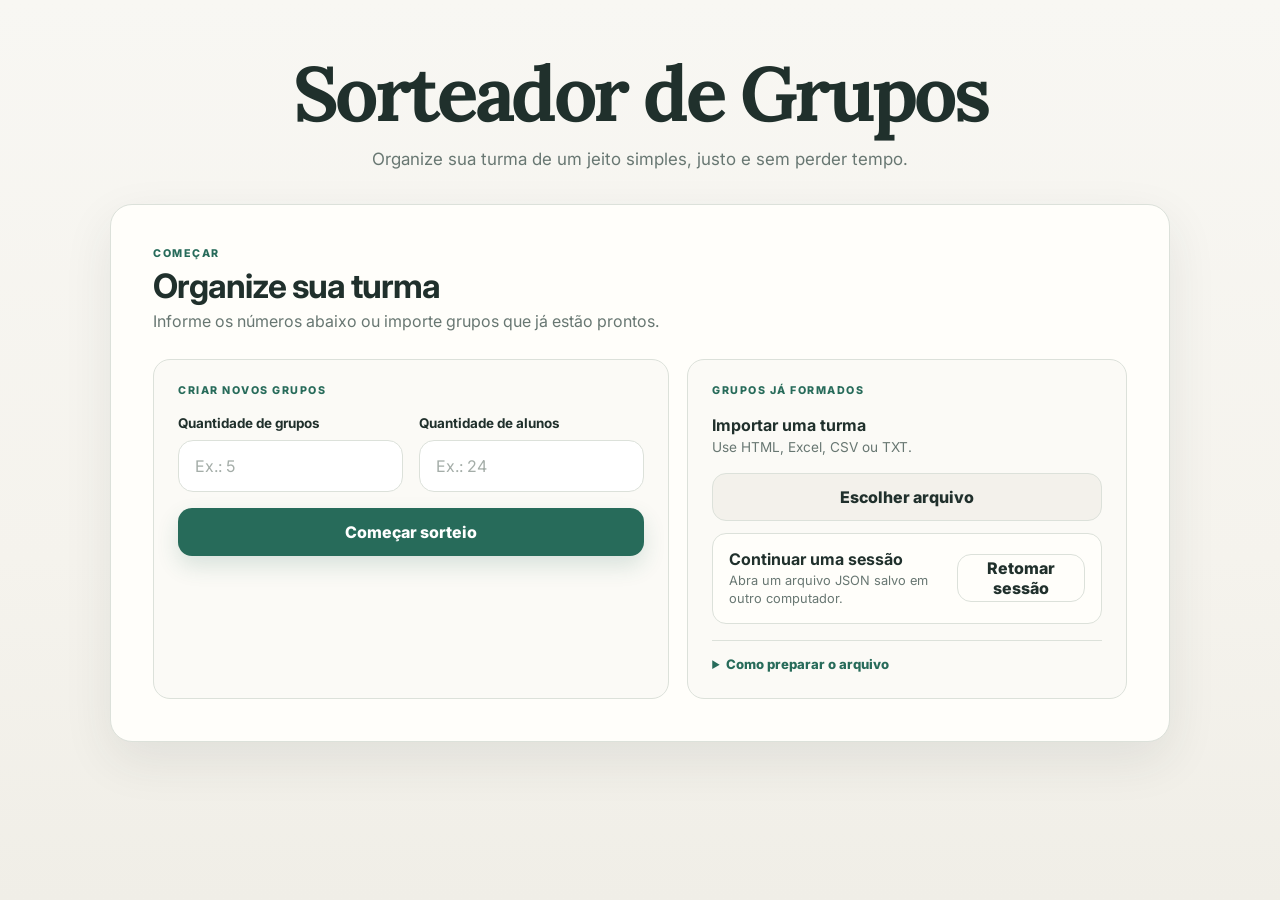
<file: index.html>
<!DOCTYPE html>
<html lang="pt-BR">
<head>
  <meta charset="UTF-8">
  <meta name="viewport" content="width=device-width, initial-scale=1.0">
  <meta name="theme-color" content="#f5f3ed">
  <title>Sorteador de Grupos</title>
  <link rel="stylesheet" href="style.css">
</head>
<body>
  <main class="app-shell">
    <header class="hero home-hero">
      <h1>Sorteador de Grupos</h1>
      <p>Organize sua turma de um jeito simples, justo e sem perder tempo.</p>
    </header>

    <section id="setupScreen" class="panel setup-panel">
      <div class="section-heading setup-heading">
        <div>
          <span class="section-kicker">COMEÇAR</span>
          <h2>Organize sua turma</h2>
          <p>Informe os números abaixo ou importe grupos que já estão prontos.</p>
        </div>
      </div>

      <div class="setup-layout">
        <div class="setup-option setup-create-option">
          <span class="option-label">CRIAR NOVOS GRUPOS</span>
          <form id="setupForm" class="setup-form">
            <label class="field">
              <span>Quantidade de grupos</span>
              <input id="groupCount" type="number" min="1" step="1" placeholder="Ex.: 5" required>
            </label>

            <label class="field">
              <span>Quantidade de alunos</span>
              <input id="studentCount" type="number" min="1" step="1" placeholder="Ex.: 24" required>
            </label>

            <button class="primary-btn" type="submit">Começar sorteio</button>
          </form>
        </div>

        <div class="setup-option setup-import-option">
          <span class="option-label">GRUPOS JÁ FORMADOS</span>
          <div class="import-groups-box">
            <div>
              <strong>Importar uma turma</strong>
              <p>Use HTML, Excel, CSV ou TXT.</p>
            </div>
            <button id="importGroupsButton" class="secondary-btn" type="button">Escolher arquivo</button>
            <input id="groupsHtmlFile" class="visually-hidden" type="file" accept=".html,.htm,.xlsx,.xls,.csv,.txt,text/html,text/csv,text/plain,application/vnd.ms-excel,application/vnd.openxmlformats-officedocument.spreadsheetml.sheet">
          </div>
          <div class="portable-session-box">
            <div>
              <strong>Continuar uma sessão</strong>
              <p>Abra um arquivo JSON salvo em outro computador.</p>
            </div>
            <button id="resumeSessionButton" class="ghost-btn" type="button">Retomar sessão</button>
            <input id="sessionFileInput" class="visually-hidden" type="file" accept=".json,application/json">
          </div>
          <details id="importFormatHelp" class="import-format-help">
            <summary>Como preparar o arquivo</summary>
            <div class="import-help-content">
              <p>A primeira linha deve possuir as colunas <code>Grupo</code> e <code>Aluno</code>, com uma pessoa em cada linha.</p>
              <div class="import-example" aria-label="Exemplo de arquivo para importação">
                <span>Grupo</span><span>Aluno</span>
                <span>1</span><span>Ana Souza</span>
                <span>1</span><span>Bruno Lima</span>
                <span>2</span><span>Carla Dias</span>
              </div>
              <p>No TXT, você também pode usar blocos com os títulos <code>GRUPO 1</code>, <code>GRUPO 2</code> e os nomes abaixo.</p>
            </div>
          </details>
        </div>
      </div>

      <p id="setupError" class="message error-message" role="alert"></p>
      <p id="importError" class="message error-message" role="alert"></p>
    </section>

    <section id="drawScreen" class="draw-screen hidden">
      <div class="status-bar panel">
        <div>
          <span class="status-label">PROGRESSO</span>
          <strong id="progressText">0 de 0 alunos</strong>
        </div>
        <div class="progress-track" aria-hidden="true">
          <div id="progressFill" class="progress-fill"></div>
        </div>
        <div class="status-actions">
          <button id="editGroupsButton" class="ghost-btn" type="button">Editar grupos</button>
          <button id="importGroupsCurrentButton" class="ghost-btn" type="button">Importar grupos</button>
          <button id="resetButton" class="ghost-btn" type="button">Reiniciar</button>
        </div>
      </div>

      <section class="panel draw-panel">
        <div class="section-heading">
          <span class="step-badge">2</span>
          <div>
            <h2>Sortear aluno</h2>
            <p>Digite o nome completo.</p>
          </div>
        </div>

        <form id="studentForm" class="student-form">
          <label class="field grow">
            <span>Nome completo do aluno</span>
            <input id="studentName" type="text" autocomplete="off" maxlength="100" placeholder="Digite o nome completo" required>
          </label>
          <button id="drawButton" class="primary-btn draw-btn" type="submit">Sortear grupo</button>
        </form>

        <p id="studentError" class="message error-message" role="alert"></p>

        <div id="animationStage" class="animation-stage" aria-live="polite">
          <span class="animation-label">PRÓXIMO SORTEIO</span>
          <strong id="animatedName">Aguardando aluno...</strong>
          <span id="animatedGroup" class="animated-group">—</span>
        </div>
      </section>

      <section class="groups-section">
        <div class="groups-heading">
          <div>
            <span class="status-label">GRUPOS</span>
            <h2>Formação em tempo real</h2>
          </div>
          <span id="remainingText" class="remaining-pill"></span>
        </div>
        <div id="groupsGrid" class="groups-grid"></div>
      </section>

      <section id="completionPanel" class="completion-panel panel hidden">
        <div class="completion-icon">✓</div>
        <span class="eyebrow">SORTEIO CONCLUÍDO</span>
        <h2>Todos os grupos estão formados!</h2>
        <p>Agora sorteie a ordem, cronometre e registre as notas.</p>
        <div class="completion-actions">
          <button id="exportGroupsButton" class="secondary-btn" type="button">Exportar grupos (XLSX)</button>
          <a class="primary-btn link-btn" href="apresentacoes.html">Iniciar apresentações</a>
        </div>
      </section>
    </section>
  </main>

  <div id="groupEditorModal" class="editor-overlay hidden" aria-hidden="true">
    <section class="group-editor" role="dialog" aria-modal="true" aria-labelledby="groupEditorTitle">
      <div class="group-editor-header">
        <div>
          <span class="eyebrow">AJUSTAR FORMAÇÃO</span>
          <h2 id="groupEditorTitle">Editar grupos e alunos</h2>
          <p>Corrija nomes, mova estudantes ou altere a quantidade de grupos.</p>
        </div>
        <button id="closeGroupEditorButton" class="icon-btn" type="button" aria-label="Fechar editor">×</button>
      </div>
      <div id="groupEditorList" class="group-editor-list"></div>
      <p id="groupEditorError" class="message error-message" role="alert"></p>
      <div class="group-editor-footer">
        <button id="addGroupButton" class="ghost-btn" type="button">Adicionar grupo</button>
        <div>
          <button id="cancelGroupEditorButton" class="secondary-btn" type="button">Cancelar</button>
          <button id="saveGroupEditorButton" class="primary-btn" type="button">Salvar alterações</button>
        </div>
      </div>
    </section>
  </div>

  <script src="group-logic.js"></script>
  <script src="presentation-logic.js"></script>
  <script src="session-file.js"></script>
  <script src="vendor/xlsx-js-style.min.js"></script>
  <script src="spreadsheet-style.js"></script>
  <script src="ui-dialog.js"></script>
  <script src="group-import-logic.js"></script>
  <script src="group-export.js"></script>
  <script src="script.js"></script>
</body>
</html>
</file>
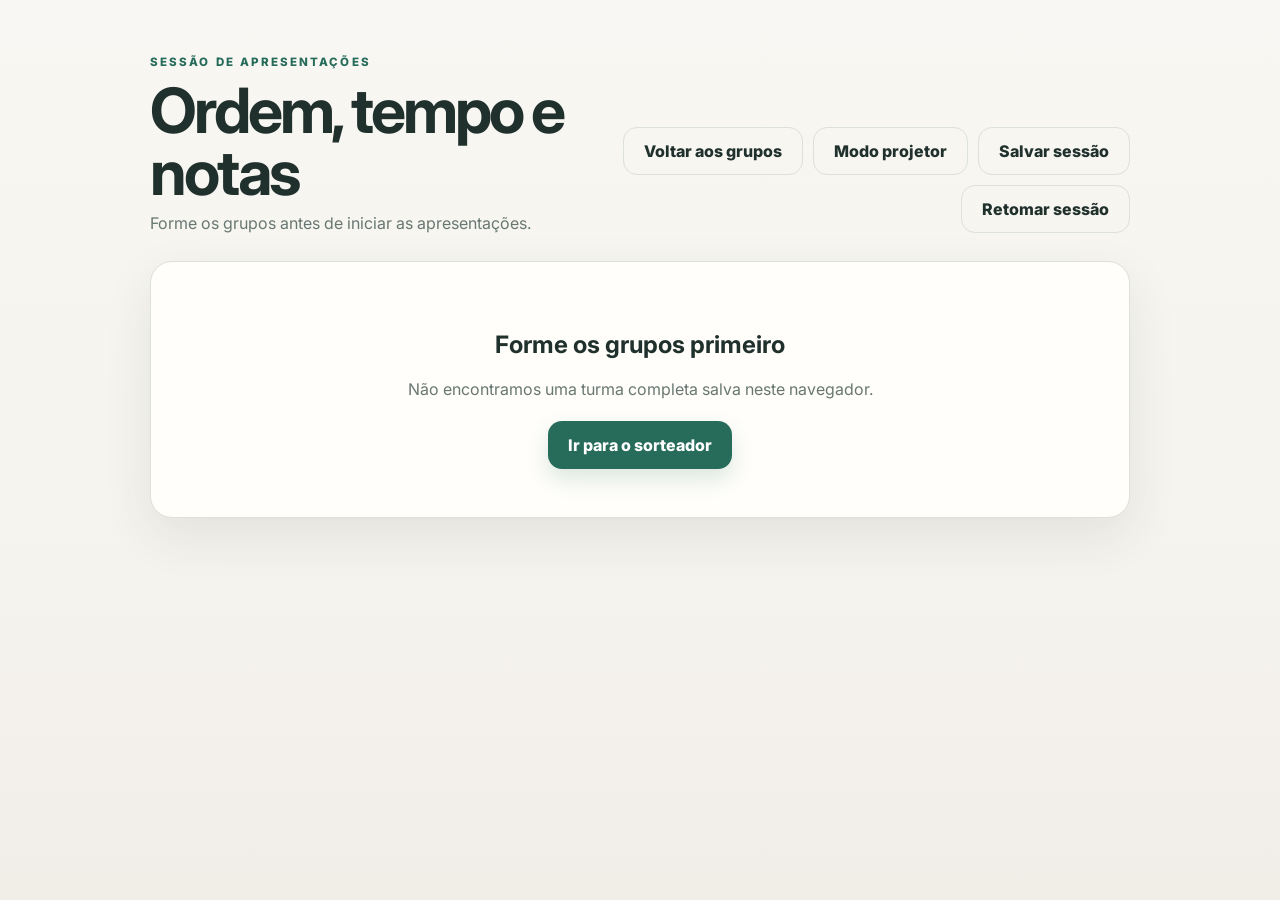
<file: apresentacoes.html>
<!DOCTYPE html>
<html lang="pt-BR">
<head>
  <meta charset="UTF-8">
  <meta name="viewport" content="width=device-width, initial-scale=1.0">
  <meta name="theme-color" content="#f5f3ed">
  <title>Apresentações dos Grupos</title>
  <link rel="stylesheet" href="style.css">
</head>
<body class="presentation-page">
  <div class="background-orb orb-one"></div>
  <div class="background-orb orb-two"></div>

  <main class="presentation-shell">
    <header class="presentation-header">
      <div>
        <span class="eyebrow">SESSÃO DE APRESENTAÇÕES</span>
        <h1>Ordem, tempo e notas</h1>
        <p id="sessionSubtitle">Configure o tempo para começar.</p>
      </div>
      <div class="presentation-actions">
        <a href="index.html" class="ghost-btn link-btn">Voltar aos grupos</a>
        <a id="projectorModeLink" href="projetor.html" target="_blank" rel="noopener" class="ghost-btn link-btn">Modo projetor</a>
        <button id="saveSessionButton" class="ghost-btn" type="button">Salvar sessão</button>
        <button id="resumeSessionButton" class="ghost-btn" type="button">Retomar sessão</button>
        <input id="sessionFileInput" class="visually-hidden" type="file" accept=".json,application/json">
        <button id="resetPresentationButton" class="ghost-btn hidden" type="button">Reiniciar apresentações</button>
      </div>
    </header>

    <section id="progressPanel" class="panel presentation-progress hidden" aria-label="Progresso das apresentações">
      <div>
        <span class="status-label">PROGRESSO</span>
        <strong id="presentationProgressText">0 de 0 grupos</strong>
      </div>
      <div class="progress-track" aria-hidden="true">
        <div id="presentationProgressFill" class="progress-fill"></div>
      </div>
    </section>

    <section id="missingPanel" class="panel empty-state hidden">
      <h2>Forme os grupos primeiro</h2>
      <p>Não encontramos uma turma completa salva neste navegador.</p>
      <a href="index.html" class="primary-btn link-btn">Ir para o sorteador</a>
    </section>

    <section id="configPanel" class="panel presentation-card hidden">
      <div class="section-heading">
        <span class="step-badge">1</span>
        <div>
          <h2>Tempo e avaliação</h2>
          <p>Defina a duração de cada grupo e a nota máxima da atividade.</p>
        </div>
      </div>
      <form id="durationForm" class="duration-form">
        <label class="field">
          <span>Minutos</span>
          <input id="durationMinutes" type="number" min="0" step="1" value="10" required>
        </label>
        <span class="duration-separator" aria-hidden="true">:</span>
        <label class="field">
          <span>Segundos</span>
          <input id="durationSeconds" type="number" min="0" max="59" step="1" value="0" required>
        </label>
        <label class="field maximum-grade-field">
          <span>Nota máxima</span>
          <input id="maximumGrade" type="text" inputmode="decimal" value="10" placeholder="Ex.: 10" required>
        </label>
        <button class="primary-btn" type="submit">Confirmar configuração</button>
      </form>
      <p id="durationError" class="message error-message" role="alert"></p>
    </section>

    <section id="readyPanel" class="panel presentation-card hidden">
      <div id="drawPrompt" class="draw-prompt">
        <span class="eyebrow">PRÓXIMA APRESENTAÇÃO</span>
        <h2>Quem será o próximo grupo?</h2>
        <p>O sorteio considera somente os grupos que ainda não apresentaram.</p>
        <button id="drawGroupButton" class="primary-btn action-btn" type="button">Sortear grupo</button>
      </div>
      <div id="drawAnimation" class="draw-animation hidden" aria-live="polite" aria-atomic="true">
        <span class="eyebrow">SORTEANDO...</span>
        <div class="roulette-stage">
          <div class="roulette-ring roulette-ring-outer" aria-hidden="true"></div>
          <div class="roulette-ring roulette-ring-inner" aria-hidden="true"></div>
          <div id="celebrationParticles" class="celebration-particles" aria-hidden="true">
            <i></i><i></i><i></i><i></i><i></i><i></i>
            <i></i><i></i><i></i><i></i><i></i><i></i>
          </div>
          <strong id="rouletteGroupNumber" class="roulette-group-number">Grupo 1</strong>
        </div>
        <p id="rouletteStatus" class="roulette-status">Misturando os grupos...</p>
      </div>
      <div id="selectedGroup" class="selected-group hidden" aria-live="polite">
        <span class="eyebrow">GRUPO SORTEADO</span>
        <strong id="selectedGroupNumber" class="selected-group-number">Grupo 1</strong>
        <ul id="selectedGroupMembers" class="presentation-members"></ul>
        <button id="startTimerButton" class="primary-btn action-btn" type="button">Começar apresentação</button>
      </div>
    </section>

    <section id="timerPanel" class="panel timer-card hidden" aria-live="polite">
      <span class="eyebrow">APRESENTAÇÃO EM ANDAMENTO</span>
      <h2 id="timerGroupName">Grupo 1</h2>
      <div id="timerDisplay" class="timer-display" role="timer">00:00</div>
      <div class="timer-track" aria-hidden="true"><div id="timerFill" class="timer-fill"></div></div>
      <ul id="timerMembers" class="presentation-members compact"></ul>
      <div class="timer-controls">
        <button id="pauseTimerButton" class="primary-btn" type="button">Pausar</button>
        <button id="addThirtySecondsButton" class="ghost-btn" type="button">+30 segundos</button>
        <button id="addMinuteButton" class="ghost-btn" type="button">+1 minuto</button>
        <button id="restartTimerButton" class="ghost-btn" type="button">Reiniciar tempo</button>
        <button id="finishTimerButton" class="secondary-btn" type="button">Encerrar apresentação</button>
      </div>
    </section>

    <section id="gradingPanel" class="panel presentation-card hidden">
      <div class="section-heading">
        <span class="step-badge">✓</span>
        <div>
          <h2 id="gradingTitle">Avaliar Grupo 1</h2>
          <p>Dê uma nota individual ou marque o aluno como ausente.</p>
        </div>
      </div>
      <form id="gradingForm">
        <label class="field group-observation-field">
          <span>Observação geral do grupo (opcional)</span>
          <textarea id="groupObservation" rows="3" maxlength="1000" placeholder="Registre pontos importantes sobre a apresentação"></textarea>
        </label>
        <div id="gradingList" class="grading-list"></div>
        <p id="gradingError" class="message error-message" role="alert"></p>
        <button class="primary-btn save-grades-btn" type="submit">Salvar notas e continuar</button>
      </form>
    </section>

    <section id="completePanel" class="panel completion-panel hidden">
      <div class="completion-icon">✓</div>
      <span class="eyebrow">SESSÃO CONCLUÍDA</span>
      <h2>Todos os grupos apresentaram!</h2>
      <p id="completionSummary">As notas estão prontas para exportação.</p>
      <button id="downloadWorkbookButton" class="primary-btn" type="button">Baixar planilha XLSX</button>
    </section>
  </main>

  <script src="vendor/xlsx-js-style.min.js"></script>
  <script src="spreadsheet-style.js"></script>
  <script src="ui-dialog.js"></script>
  <script src="presentation-alarm.js"></script>
  <script src="presentation-logic.js"></script>
  <script src="session-file.js"></script>
  <script src="presentation-export.js"></script>
  <script src="apresentacoes.js"></script>
</body>
</html>
</file>
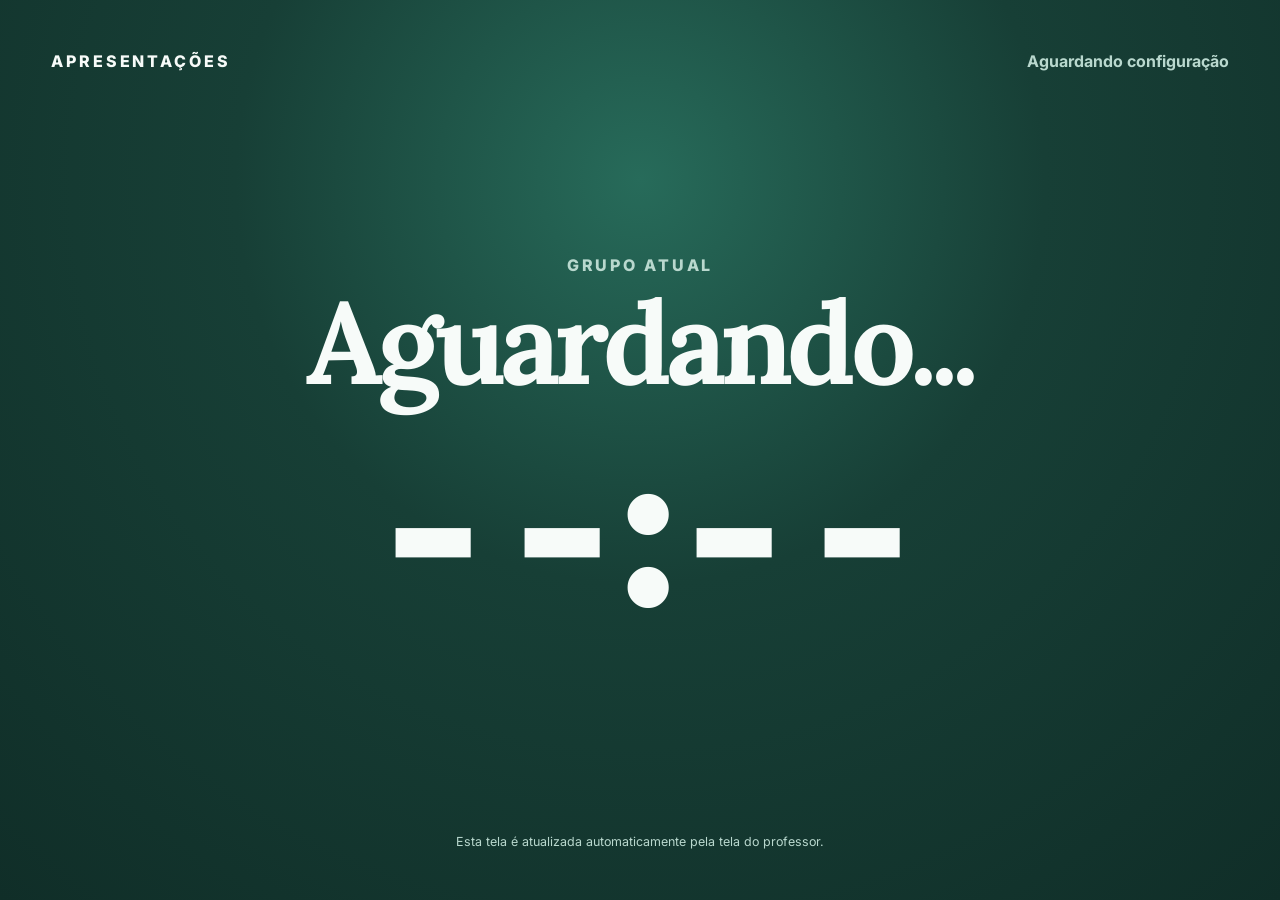
<file: projetor.html>
<!DOCTYPE html>
<html lang="pt-BR">
<head>
  <meta charset="UTF-8">
  <meta name="viewport" content="width=device-width, initial-scale=1.0">
  <meta name="theme-color" content="#173f36">
  <title>Apresentação — Modo projetor</title>
  <link rel="stylesheet" href="style.css">
</head>
<body class="projector-page">
  <main class="projector-shell" aria-live="polite">
    <header class="projector-header">
      <span class="projector-brand">APRESENTAÇÕES</span>
      <strong id="projectorStatus">Aguardando configuração</strong>
    </header>
    <section class="projector-content">
      <p class="projector-kicker">GRUPO ATUAL</p>
      <h1 id="projectorGroup">Aguardando...</h1>
      <div id="projectorTimer" class="projector-timer" role="timer">--:--</div>
      <ul id="projectorMembers" class="projector-members"></ul>
    </section>
    <footer>Esta tela é atualizada automaticamente pela tela do professor.</footer>
  </main>
  <script src="presentation-logic.js"></script>
  <script src="projector-logic.js"></script>
  <script src="projetor.js"></script>
</body>
</html>
</file>
<file: style.css>
@import url('https://fonts.googleapis.com/css2?family=Inter:wght@400;500;600;700;800&family=Lora:wght@600;700&display=swap');

:root {
  --bg: #f5f3ed;
  --surface: #fffefa;
  --surface-strong: #eef2ed;
  --surface-soft: #f1f4f0;
  --border: #dce1da;
  --text: #20302c;
  --muted: #687772;
  --primary: #276b5a;
  --primary-2: #1e594b;
  --accent: #c87552;
  --success: #3e8365;
  --danger: #b6504d;
  --shadow: 0 18px 50px rgba(45, 57, 51, .09);
}

* { box-sizing: border-box; }

html { scroll-behavior: smooth; }

body {
  margin: 0;
  min-height: 100vh;
  font-family: Inter, system-ui, sans-serif;
  color: var(--text);
  background: linear-gradient(180deg, #f8f7f3 0, var(--bg) 62%, #f0eee7 100%);
  overflow-x: hidden;
}

button, input, select, textarea { font: inherit; }

button, a { -webkit-tap-highlight-color: transparent; }

.background-orb {
  position: fixed;
  width: 360px;
  height: 360px;
  border-radius: 999px;
  filter: blur(90px);
  display: none;
  pointer-events: none;
  z-index: -1;
}
.orb-one { background: #7c3aed; left: -100px; top: 20%; }
.orb-two { background: #2563eb; right: -100px; bottom: 8%; }

.app-shell, .results-shell {
  width: min(1180px, calc(100% - 32px));
  margin: 0 auto;
  padding: 54px 0 80px;
}

.hero {
  max-width: 860px;
  margin: 0 auto 30px;
  text-align: center;
}
.hero h1, .results-header h1 {
  font-family: "Lora", Georgia, serif;
  font-size: clamp(2.5rem, 6vw, 4.8rem);
  line-height: 1.03;
  letter-spacing: -.045em;
  margin: 0 0 12px;
}
.hero p, .results-header p {
  color: var(--muted);
  font-size: 1.06rem;
  line-height: 1.7;
  margin: 0;
}
.eyebrow, .status-label, .group-kicker, .animation-label, .section-kicker, .option-label {
  color: var(--primary);
  font-size: .72rem;
  font-weight: 800;
  letter-spacing: .18em;
}

.panel {
  border: 1px solid var(--border);
  background: var(--surface);
  box-shadow: var(--shadow);
  border-radius: 22px;
}

.setup-panel {
  max-width: 1060px;
  margin: 0 auto;
  padding: clamp(24px, 4vw, 42px);
}
.section-heading {
  display: flex;
  align-items: center;
  gap: 16px;
  margin-bottom: 26px;
}
.section-heading h2, .groups-heading h2, .completion-panel h2 {
  margin: 0 0 5px;
  font-family: Inter, system-ui, sans-serif;
  letter-spacing: -.03em;
}
.section-heading p { margin: 0; color: var(--muted); }
.setup-heading { margin-bottom: 28px; }
.setup-heading h2 { margin-top: 5px; font-size: clamp(1.6rem, 3vw, 2.1rem); }
.section-kicker, .option-label { display: block; font-size: .67rem; font-weight: 800; letter-spacing: .14em; }
.setup-layout { display: grid; grid-template-columns: 1.08fr .92fr; gap: 18px; }
.setup-option { padding: 24px; border: 1px solid var(--border); border-radius: 17px; background: #fbfaf6; }
.setup-option > .option-label { margin-bottom: 18px; }
.step-badge {
  display: grid;
  place-items: center;
  flex: 0 0 44px;
  width: 44px;
  height: 44px;
  border-radius: 14px;
  background: linear-gradient(135deg, var(--primary), var(--primary-2));
  font-weight: 800;
  box-shadow: 0 10px 24px rgba(99,102,241,.3);
}

.setup-form {
  display: grid;
  grid-template-columns: 1fr 1fr;
  gap: 16px;
}
.setup-create-option .setup-form { grid-template-columns: 1fr 1fr; }
.setup-form .primary-btn { grid-column: 1 / -1; }
.import-divider {
  display: flex;
  align-items: center;
  gap: 12px;
  margin: 22px 0;
  color: var(--muted);
  font-size: .78rem;
  font-weight: 800;
  text-transform: uppercase;
}
.import-divider::before, .import-divider::after {
  content: "";
  flex: 1;
  height: 1px;
  background: var(--border);
}
.import-groups-box {
  display: grid;
  align-items: start;
  gap: 18px;
  padding: 0;
  border: 0;
  background: transparent;
}
.import-groups-box strong { display: block; margin-bottom: 4px; }
.import-groups-box p { margin: 0; color: var(--muted); font-size: .85rem; }
.import-format-help {
  margin-top: 16px;
  border-top: 1px solid var(--border);
  color: var(--text);
}
.import-format-help summary { padding: 15px 0 2px; color: var(--primary); font-size: .82rem; font-weight: 800; cursor: pointer; }
.import-help-content { padding-top: 8px; }
.import-format-help p { margin: 6px 0; color: var(--muted); font-size: .79rem; line-height: 1.55; }
.import-format-help code {
  padding: 2px 5px;
  border-radius: 5px;
  color: var(--primary);
  background: #e5eee9;
  font-family: Inter, system-ui, sans-serif;
  font-weight: 800;
}
.import-example {
  display: grid;
  grid-template-columns: minmax(70px, .6fr) 1.4fr;
  max-width: 360px;
  margin: 11px 0;
  overflow: hidden;
  border: 1px solid var(--border);
  border-radius: 10px;
  font-size: .75rem;
}
.import-example span { padding: 7px 9px; border-bottom: 1px solid var(--border); }
.import-example span:nth-child(odd) { border-right: 1px solid var(--border); }
.import-example span:nth-child(-n+2) { color: #fff; background: var(--primary); font-weight: 800; }
.import-example span:nth-last-child(-n+2) { border-bottom: 0; }
.visually-hidden {
  position: absolute !important;
  width: 1px !important;
  height: 1px !important;
  padding: 0 !important;
  margin: -1px !important;
  overflow: hidden !important;
  clip: rect(0, 0, 0, 0) !important;
  white-space: nowrap !important;
  border: 0 !important;
}

.field { display: grid; gap: 9px; }
.field span { color: var(--text); font-size: .84rem; font-weight: 700; }
.field input {
  width: 100%;
  border: 1px solid var(--border);
  outline: none;
  color: var(--text);
  background: #fff;
  border-radius: 15px;
  padding: 15px 16px;
  transition: .2s ease;
}
.field input::placeholder { color: #a4ada8; }
.field input:focus {
  border-color: var(--primary);
  box-shadow: 0 0 0 4px rgba(39,107,90,.11);
}

input[type="number"] { -moz-appearance: textfield; appearance: textfield; }
input[type="number"]::-webkit-inner-spin-button,
input[type="number"]::-webkit-outer-spin-button { margin: 0; -webkit-appearance: none; }

.primary-btn, .secondary-btn, .ghost-btn {
  border: 0;
  cursor: pointer;
  border-radius: 14px;
  min-height: 48px;
  padding: 0 20px;
  font-weight: 800;
  transition: transform .2s ease, opacity .2s ease, box-shadow .2s ease;
}
.primary-btn {
  color: white;
  background: var(--primary);
  box-shadow: 0 10px 22px rgba(39,107,90,.16);
}
.secondary-btn {
  color: var(--text);
  background: #f3f1eb;
  border: 1px solid var(--border);
}
.ghost-btn {
  color: var(--text);
  background: transparent;
  border: 1px solid var(--border);
}
.primary-btn:hover, .secondary-btn:hover, .ghost-btn:hover { transform: translateY(-2px); }
.primary-btn:disabled, .secondary-btn:disabled { cursor: not-allowed; opacity: .42; transform: none; }

.link-btn {
  display: inline-flex;
  align-items: center;
  justify-content: center;
  text-decoration: none;
}

.message { min-height: 20px; margin: 12px 0 0; font-size: .9rem; }
.message:empty { display: none; }
.error-message { color: var(--danger); }

.draw-screen { display: grid; gap: 24px; }
.status-bar {
  display: grid;
  grid-template-columns: auto 1fr auto;
  align-items: center;
  gap: 22px;
  padding: 18px 20px;
}
.status-bar > div:first-child { display: grid; gap: 4px; min-width: 150px; }
.status-actions { display: flex; gap: 9px; }
.progress-track {
  height: 8px;
  background: #e3e8e2;
  border-radius: 99px;
  overflow: hidden;
}
.progress-fill {
  height: 100%;
  width: 0;
  border-radius: inherit;
  background: linear-gradient(90deg, var(--primary), #65a081);
  transition: width .5s ease;
}

.draw-panel { padding: 28px; }
.student-form {
  display: flex;
  gap: 14px;
  align-items: end;
}
.grow { flex: 1; }
.draw-btn { min-width: 180px; }
.disabled-form { opacity: .6; }

.animation-stage {
  margin-top: 24px;
  min-height: 190px;
  display: grid;
  place-items: center;
  align-content: center;
  gap: 12px;
  border: 1px dashed #b8c9c0;
  background: #f5f7f3;
  border-radius: 20px;
  overflow: hidden;
}
.animation-stage strong {
  max-width: 90%;
  text-align: center;
  font-family: Inter, system-ui, sans-serif;
  font-size: clamp(1.4rem, 4vw, 2.4rem);
  overflow-wrap: anywhere;
}
.animated-group {
  color: var(--primary);
  font-size: 1.05rem;
  font-weight: 800;
  min-height: 26px;
}
.name-shuffling { animation: nameShuffle .12s linear infinite alternate; }
.group-shuffling { animation: groupShuffle .14s linear infinite; }
.group-result {
  color: var(--accent);
  transform: scale(1.35);
  transition: .25s ease;
}
@keyframes nameShuffle {
  from { transform: translateX(-5px) skewX(-1deg); filter: blur(.1px); }
  to { transform: translateX(5px) skewX(1deg); filter: blur(.9px); }
}
@keyframes groupShuffle {
  0% { transform: translateY(-2px); opacity: .55; }
  100% { transform: translateY(2px); opacity: 1; }
}

.groups-heading {
  display: flex;
  align-items: end;
  justify-content: space-between;
  gap: 20px;
  margin: 8px 2px 16px;
}
.groups-heading h2 { margin-top: 5px; }
.remaining-pill {
  border: 1px solid var(--border);
  background: var(--surface-soft);
  color: var(--muted);
  border-radius: 999px;
  padding: 8px 12px;
  font-size: .82rem;
  font-weight: 700;
}

.groups-grid {
  display: grid;
  grid-template-columns: repeat(3, minmax(0, 1fr));
  gap: 16px;
}
.group-card {
  min-height: 210px;
  border-radius: 20px;
  padding: 20px;
  border: 1px solid var(--border);
  background: var(--surface);
  transition: transform .22s ease, border-color .22s ease, box-shadow .22s ease;
}
.group-preview {
  transform: translateY(-4px) scale(1.015);
  border-color: var(--accent);
  box-shadow: 0 14px 38px rgba(200,117,82,.14);
}
.group-winner {
  transform: translateY(-8px) scale(1.035);
  border-color: var(--success);
  box-shadow: 0 18px 48px rgba(62,131,101,.16);
}
.group-complete { border-color: #b9d2c5; }
.group-card-header {
  display: flex;
  justify-content: space-between;
  align-items: start;
  padding-bottom: 16px;
  border-bottom: 1px solid var(--border);
}
.group-card h3 {
  margin: 2px 0 0;
  font-family: Inter, system-ui, sans-serif;
  font-size: 2rem;
}
.capacity-badge {
  padding: 7px 10px;
  border-radius: 10px;
  background: var(--surface-soft);
  color: var(--muted);
  font-size: .78rem;
  font-weight: 800;
}
.member-list {
  list-style: none;
  padding: 14px 0 0;
  margin: 0;
  display: grid;
  gap: 10px;
}
.member-list li {
  display: flex;
  align-items: center;
  gap: 10px;
  color: var(--text);
  animation: memberIn .35s ease both;
  animation-delay: var(--delay, 0ms);
}
.member-list li span {
  display: grid;
  place-items: center;
  flex: 0 0 25px;
  width: 25px;
  height: 25px;
  border-radius: 8px;
  color: var(--primary);
  background: #e5eee9;
  font-size: .72rem;
}
.member-list li strong { font-size: .88rem; line-height: 1.4; overflow-wrap: anywhere; }
.member-list .empty-member { color: #939f99; font-style: italic; font-size: .84rem; }
@keyframes memberIn {
  from { opacity: 0; transform: translateY(7px); }
  to { opacity: 1; transform: translateY(0); }
}

.completion-panel {
  padding: 44px 24px;
  text-align: center;
}
.completion-icon {
  width: 62px;
  height: 62px;
  margin: 0 auto 18px;
  display: grid;
  place-items: center;
  border-radius: 50%;
  color: white;
  background: var(--success);
  font-size: 1.8rem;
  font-weight: 900;
  box-shadow: 0 0 0 10px rgba(62,131,101,.1);
}
.completion-panel p { color: var(--muted); margin-bottom: 24px; }
.completion-actions {
  display: flex;
  justify-content: center;
  gap: 12px;
  flex-wrap: wrap;
}

.hidden { display: none !important; }

/* Página final */
.results-shell { width: min(1280px, calc(100% - 32px)); }
.results-header {
  display: flex;
  align-items: end;
  justify-content: space-between;
  gap: 28px;
  margin-bottom: 34px;
}
.results-header h1 { font-size: clamp(2.2rem, 5vw, 4rem); margin-bottom: 10px; }
.results-actions { display: flex; gap: 10px; flex-wrap: wrap; justify-content: flex-end; }

.final-groups-grid {
  display: grid;
  grid-template-columns: repeat(2, minmax(0, 1fr));
  gap: 18px;
}
.final-group-card {
  display: grid;
  grid-template-columns: 100px 1fr;
  overflow: hidden;
  min-height: 240px;
  border: 1px solid var(--border);
  border-radius: 24px;
  background: var(--surface);
  box-shadow: var(--shadow);
  animation: cardIn .5s ease both;
  animation-delay: var(--card-delay);
}
.final-group-number {
  display: grid;
  place-items: center;
  writing-mode: vertical-rl;
  transform: rotate(180deg);
  font-family: Inter, system-ui, sans-serif;
  font-size: 3.5rem;
  font-weight: 800;
  color: rgba(39,107,90,.28);
  background: #e8efeb;
  border-right: 1px solid var(--border);
}
.final-group-content { padding: 24px; }
.final-group-title {
  display: flex;
  justify-content: space-between;
  align-items: start;
  gap: 16px;
  padding-bottom: 14px;
  border-bottom: 1px solid var(--border);
}
.final-group-title span { color: var(--primary); font-size: .7rem; font-weight: 800; letter-spacing: .18em; }
.final-group-title h2 { margin: 2px 0 0; font-family: Inter, system-ui, sans-serif; font-size: 1.9rem; }
.final-group-title strong { color: var(--muted); font-size: .78rem; }
.final-group-content ol {
  margin: 18px 0 0;
  padding-left: 22px;
  display: grid;
  gap: 11px;
}
.final-group-content li { padding-left: 5px; color: var(--text); line-height: 1.45; }
.final-group-content li::marker { color: var(--accent); font-weight: 800; }
@keyframes cardIn {
  from { opacity: 0; transform: translateY(14px); }
  to { opacity: 1; transform: translateY(0); }
}

.empty-state { text-align: center; padding: 48px 24px; }
.empty-state p { color: var(--muted); margin-bottom: 22px; }

/* Sessão de apresentações */
.presentation-shell {
  width: min(980px, calc(100% - 32px));
  margin: 0 auto;
  padding: 50px 0 80px;
}
.presentation-header {
  display: flex;
  justify-content: space-between;
  align-items: end;
  gap: 28px;
  margin-bottom: 28px;
}
.presentation-header h1 {
  margin: 10px 0 8px;
  font-family: Inter, system-ui, sans-serif;
  font-size: clamp(2.15rem, 5vw, 3.9rem);
  line-height: 1;
  letter-spacing: -.05em;
}
.presentation-header p { margin: 0; color: var(--muted); }
.presentation-actions { display: flex; gap: 10px; flex-wrap: wrap; justify-content: flex-end; }
.presentation-progress {
  display: grid;
  grid-template-columns: auto 1fr;
  align-items: center;
  gap: 22px;
  padding: 17px 20px;
  margin-bottom: 22px;
}
.presentation-progress > div:first-child { display: grid; gap: 4px; min-width: 150px; }
.presentation-card, .timer-card { padding: clamp(22px, 4vw, 36px); }
.duration-form {
  display: grid;
  grid-template-columns: 1fr auto 1fr 1fr 1.2fr;
  gap: 14px;
  align-items: end;
}
.duration-separator {
  align-self: end;
  padding-bottom: 11px;
  color: var(--primary);
  font: 800 1.6rem Inter, sans-serif;
}
.draw-prompt, .selected-group { text-align: center; padding: 26px 10px 18px; }
.draw-prompt h2 {
  margin: 12px 0 8px;
  font: 700 clamp(1.8rem, 4vw, 2.7rem) Inter, sans-serif;
  letter-spacing: -.04em;
}
.draw-prompt p { margin: 0 auto 26px; color: var(--muted); }
.action-btn { min-width: 220px; }
.selected-group-number {
  display: block;
  margin: 10px 0 18px;
  color: var(--text);
  font: 800 clamp(2.6rem, 7vw, 5rem) Inter, sans-serif;
  letter-spacing: -.06em;
}
.draw-animation {
  position: relative;
  min-height: 390px;
  display: grid;
  place-items: center;
  align-content: center;
  gap: 18px;
  padding: 20px 10px;
  text-align: center;
  overflow: hidden;
}
.roulette-stage {
  position: relative;
  width: min(310px, 76vw);
  aspect-ratio: 1;
  display: grid;
  place-items: center;
  isolation: isolate;
}
.roulette-stage::before {
  content: "";
  position: absolute;
  inset: 13%;
  z-index: -2;
  border-radius: 50%;
  background: radial-gradient(circle, rgba(39,107,90,.25), rgba(200,117,82,.1) 48%, transparent 70%);
  filter: blur(10px);
  animation: rouletteGlow 1s ease-in-out infinite alternate;
}
.roulette-ring {
  position: absolute;
  border-radius: 50%;
  border: 2px solid transparent;
}
.roulette-ring-outer {
  inset: 2%;
  border-top-color: var(--primary);
  border-right-color: rgba(200,117,82,.55);
  border-bottom-color: rgba(62,131,101,.3);
  box-shadow: 0 0 38px rgba(39,107,90,.14), inset 0 0 30px rgba(200,117,82,.06);
}
.roulette-ring-inner {
  inset: 15%;
  border-left-color: var(--accent);
  border-bottom-color: rgba(39,107,90,.5);
  border-style: dashed;
}
.is-spinning .roulette-ring-outer { animation: rouletteSpin 1.05s linear infinite; }
.is-spinning .roulette-ring-inner { animation: rouletteSpinReverse .68s linear infinite; }
.roulette-group-number {
  position: relative;
  z-index: 2;
  color: var(--text);
  font: 800 clamp(2.8rem, 10vw, 5.2rem)/.95 Inter, sans-serif;
  letter-spacing: -.07em;
  text-shadow: 0 0 34px rgba(39,107,90,.2);
  font-variant-numeric: tabular-nums;
}
.is-spinning .roulette-group-number { animation: rouletteNumber .15s ease-in-out infinite alternate; }
.roulette-status {
  min-height: 24px;
  margin: 0;
  color: var(--muted);
  font-weight: 700;
}
.draw-animation.is-winner .eyebrow { color: var(--success); }
.draw-animation.is-winner .roulette-stage::before {
  background: radial-gradient(circle, rgba(62,131,101,.3), rgba(200,117,82,.08) 48%, transparent 70%);
  animation: winnerGlow .8s ease-out both;
}
.draw-animation.is-winner .roulette-group-number {
  color: var(--primary);
  animation: winnerPop .75s cubic-bezier(.16,1.45,.36,1) both;
}
.draw-animation.is-winner .roulette-ring-outer {
  border-color: rgba(62,131,101,.72);
  animation: winnerRing .85s ease-out both;
}
.celebration-particles { position: absolute; inset: 50%; z-index: 4; pointer-events: none; }
.celebration-particles i {
  --angle: 0deg;
  --distance: 125px;
  position: absolute;
  width: 9px;
  height: 16px;
  border-radius: 3px;
  background: var(--primary);
  opacity: 0;
}
.celebration-particles i:nth-child(2n) { background: var(--accent); }
.celebration-particles i:nth-child(3n) { background: #7fa98e; }
.celebration-particles i:nth-child(4n) { background: #d9a441; }
.celebration-particles i:nth-child(1) { --angle: 0deg; --distance: 145px; }
.celebration-particles i:nth-child(2) { --angle: 30deg; --distance: 118px; }
.celebration-particles i:nth-child(3) { --angle: 60deg; --distance: 150px; }
.celebration-particles i:nth-child(4) { --angle: 90deg; --distance: 125px; }
.celebration-particles i:nth-child(5) { --angle: 120deg; --distance: 142px; }
.celebration-particles i:nth-child(6) { --angle: 150deg; --distance: 120px; }
.celebration-particles i:nth-child(7) { --angle: 180deg; --distance: 148px; }
.celebration-particles i:nth-child(8) { --angle: 210deg; --distance: 126px; }
.celebration-particles i:nth-child(9) { --angle: 240deg; --distance: 145px; }
.celebration-particles i:nth-child(10) { --angle: 270deg; --distance: 120px; }
.celebration-particles i:nth-child(11) { --angle: 300deg; --distance: 150px; }
.celebration-particles i:nth-child(12) { --angle: 330deg; --distance: 128px; }
.celebration-particles.burst i { animation: confettiBurst .9s cubic-bezier(.1,.7,.25,1) both; }
.celebration-particles.burst i:nth-child(2n) { animation-delay: .05s; }
.celebration-particles.burst i:nth-child(3n) { animation-delay: .1s; }
.selected-group.winner-reveal { animation: selectedGroupReveal .75s cubic-bezier(.16,1.2,.3,1) both; }
.selected-group.winner-reveal .presentation-members li {
  animation: presentationMemberReveal .45s ease both;
  animation-delay: calc(180ms + var(--member-delay, 0ms));
}
@keyframes rouletteSpin { to { transform: rotate(360deg); } }
@keyframes rouletteSpinReverse { to { transform: rotate(-360deg); } }
@keyframes rouletteNumber {
  from { transform: translateY(-4px) scale(.96); filter: blur(.2px); opacity: .74; }
  to { transform: translateY(4px) scale(1.04); filter: blur(1.2px); opacity: 1; }
}
@keyframes rouletteGlow { to { transform: scale(1.12); opacity: .72; } }
@keyframes winnerGlow { 0% { transform: scale(.55); opacity: .2; } 65% { transform: scale(1.35); opacity: 1; } 100% { transform: scale(1.12); opacity: .82; } }
@keyframes winnerPop { 0% { transform: scale(.3) rotate(-8deg); opacity: 0; } 65% { transform: scale(1.2) rotate(2deg); } 100% { transform: scale(1) rotate(0); opacity: 1; } }
@keyframes winnerRing { 0% { transform: scale(.7) rotate(0); opacity: .2; } 100% { transform: scale(1.08) rotate(180deg); opacity: 1; } }
@keyframes confettiBurst {
  0% { opacity: 1; transform: translate(-50%, -50%) rotate(var(--angle)) translateX(15px) rotate(0); }
  80% { opacity: 1; }
  100% { opacity: 0; transform: translate(-50%, -50%) rotate(var(--angle)) translateX(var(--distance)) rotate(240deg); }
}
@keyframes selectedGroupReveal { from { opacity: 0; transform: scale(.9) translateY(12px); } to { opacity: 1; transform: none; } }
@keyframes presentationMemberReveal { from { opacity: 0; transform: translateY(12px) scale(.92); } to { opacity: 1; transform: none; } }
.presentation-members {
  list-style: none;
  max-width: 580px;
  padding: 0;
  margin: 0 auto 28px;
  display: flex;
  justify-content: center;
  flex-wrap: wrap;
  gap: 9px;
}
.presentation-members li {
  display: flex;
  align-items: center;
  gap: 8px;
  padding: 9px 12px;
  border: 1px solid var(--border);
  border-radius: 12px;
  background: #f7f6f1;
}
.presentation-members li span {
  display: grid;
  place-items: center;
  width: 23px;
  height: 23px;
  border-radius: 7px;
  color: var(--primary);
  background: #e5eee9;
  font-size: .7rem;
}
.presentation-members li strong { font-size: .84rem; }
.timer-card { text-align: center; }
.timer-card h2 {
  margin: 9px 0 0;
  font: 700 1.6rem Inter, sans-serif;
}
.timer-display {
  margin: 18px 0 12px;
  font: 800 clamp(4.5rem, 16vw, 9rem)/1 Inter, sans-serif;
  letter-spacing: -.07em;
  font-variant-numeric: tabular-nums;
  color: var(--primary);
  text-shadow: none;
}
.timer-warning { color: #fbbf24; animation: timerPulse 1s ease-in-out infinite; }
.timer-track {
  max-width: 660px;
  height: 10px;
  margin: 0 auto 25px;
  overflow: hidden;
  border-radius: 99px;
  background: #e3e8e2;
}
.timer-fill {
  height: 100%;
  width: 100%;
  border-radius: inherit;
  background: linear-gradient(90deg, var(--accent), #7fa98e, var(--primary));
  transition: width .3s linear;
}
.presentation-members.compact { margin-bottom: 20px; }
@keyframes timerPulse { 50% { opacity: .65; } }
.grading-list { display: grid; gap: 12px; }
.grade-row {
  display: grid;
  grid-template-columns: minmax(190px, 1fr) minmax(170px, .7fr) auto;
  align-items: end;
  gap: 18px;
  padding: 16px;
  border: 1px solid var(--border);
  border-radius: 17px;
  background: #faf9f5;
  transition: .2s ease;
}
.grade-row:focus-within { border-color: var(--primary); }
.grade-row.is-absent { opacity: .68; background: #fbefec; }
.grade-student { display: flex; align-items: center; gap: 11px; min-height: 48px; }
.grade-student span {
  display: grid;
  place-items: center;
  width: 30px;
  height: 30px;
  flex: 0 0 30px;
  border-radius: 9px;
  color: var(--primary);
  background: #e5eee9;
  font-size: .75rem;
  font-weight: 800;
}
.grade-student strong { overflow-wrap: anywhere; }
.absent-toggle {
  display: flex;
  align-items: center;
  gap: 9px;
  min-height: 48px;
  padding: 0 4px;
  color: var(--text);
  font-size: .86rem;
  font-weight: 700;
  cursor: pointer;
}
.absent-toggle input { width: 18px; height: 18px; accent-color: var(--danger); }
.save-grades-btn { width: 100%; margin-top: 8px; }
.portable-session-box {
  display: flex;
  align-items: center;
  justify-content: space-between;
  gap: 14px;
  margin-top: 12px;
  padding: 15px 16px;
  border: 1px solid var(--border);
  border-radius: 14px;
  background: var(--surface);
}
.portable-session-box p { margin: 3px 0 0; color: var(--muted); font-size: .8rem; line-height: 1.4; }
.timer-controls { display: flex; flex-wrap: wrap; justify-content: center; gap: 10px; }
.timer-controls button { min-width: 135px; }
.group-observation-field { margin-bottom: 16px; }
.group-observation-field textarea, .student-observation-field textarea,
.editor-student-row input, .editor-student-row select, .editor-add-row input {
  width: 100%;
  border: 1px solid var(--border);
  border-radius: 11px;
  color: var(--text);
  background: var(--surface);
  outline: none;
}
.group-observation-field textarea, .student-observation-field textarea { padding: 12px 14px; resize: vertical; line-height: 1.5; }
.group-observation-field textarea:focus, .student-observation-field textarea:focus,
.editor-student-row input:focus, .editor-student-row select:focus, .editor-add-row input:focus {
  border-color: var(--primary);
  box-shadow: 0 0 0 3px rgba(39,107,90,.1);
}
.student-observation-field { grid-column: 1 / -1; }
.editor-overlay {
  position: fixed;
  inset: 0;
  z-index: 950;
  overflow-y: auto;
  padding: 24px;
  background: rgba(32,48,44,.46);
  backdrop-filter: blur(7px);
}
.group-editor {
  width: min(980px, 100%);
  margin: 0 auto;
  padding: clamp(22px, 4vw, 36px);
  border: 1px solid var(--border);
  border-radius: 24px;
  background: var(--surface);
  box-shadow: 0 28px 90px rgba(32,48,44,.25);
}
.group-editor-header, .group-editor-footer, .editor-group-heading {
  display: flex;
  align-items: center;
  justify-content: space-between;
  gap: 16px;
}
.group-editor-header { align-items: flex-start; margin-bottom: 24px; }
.group-editor-header h2 { margin: 5px 0; }
.group-editor-header p { margin: 0; color: var(--muted); }
.icon-btn, .text-btn {
  border: 0;
  color: var(--muted);
  background: transparent;
  cursor: pointer;
}
.icon-btn { width: 38px; height: 38px; border-radius: 10px; font-size: 1.55rem; }
.icon-btn:hover { background: var(--surface-strong); }
.icon-btn.small { width: 34px; height: 34px; }
.text-btn { padding: 8px; font-size: .78rem; font-weight: 700; }
.text-btn:disabled { opacity: .35; cursor: not-allowed; }
.danger-text { color: var(--danger); }
.group-editor-list { display: grid; grid-template-columns: repeat(2, minmax(0, 1fr)); gap: 14px; }
.editor-group-card { padding: 17px; border: 1px solid var(--border); border-radius: 16px; background: #faf9f5; }
.editor-group-heading h3 { margin: 0; }
.editor-student-list { display: grid; gap: 8px; margin: 14px 0; }
.editor-student-row { display: grid; grid-template-columns: minmax(0, 1fr) 120px 36px; align-items: center; gap: 8px; }
.editor-student-row input, .editor-student-row select, .editor-add-row input { min-height: 40px; padding: 8px 10px; }
.editor-empty { margin: 0; padding: 12px; color: var(--muted); background: var(--surface); border-radius: 10px; font-size: .82rem; }
.editor-add-row { display: grid; grid-template-columns: 1fr auto; gap: 8px; }
.group-editor-footer { margin-top: 20px; }
.group-editor-footer > div { display: flex; gap: 10px; }

.projector-page {
  color: #f7fbf9;
  background: radial-gradient(circle at 50% 20%, #276b5a 0, #173f36 42%, #102e28 100%);
}
.projector-shell { min-height: 100vh; display: grid; grid-template-rows: auto 1fr auto; padding: clamp(24px, 4vw, 56px); }
.projector-header { display: flex; justify-content: space-between; gap: 20px; font-size: clamp(.8rem, 1.5vw, 1rem); }
.projector-brand { font-weight: 800; letter-spacing: .18em; }
.projector-header strong { color: #b9d8ce; }
.projector-content { display: grid; place-items: center; align-content: center; text-align: center; }
.projector-kicker { margin: 0; color: #b9d8ce; font-weight: 800; letter-spacing: .18em; }
.projector-content h1 { margin: 10px 0 0; font: 700 clamp(3.2rem, 9vw, 8rem)/1 "Lora", Georgia, serif; letter-spacing: -.05em; }
.projector-timer { margin: 24px 0; font: 800 clamp(5rem, 19vw, 14rem)/.9 Inter, sans-serif; letter-spacing: -.07em; font-variant-numeric: tabular-nums; }
.projector-timer.is-paused { color: #f2cf83; }
.projector-timer.is-warning { color: #f2a78f; }
.projector-page.is-drawing .projector-content h1 { animation: projectorShuffle .18s ease-in-out infinite alternate; }
.projector-page.is-drawing .projector-timer { color: #b9d8ce; letter-spacing: .05em; animation: projectorDots .7s ease-in-out infinite; }
.projector-page.is-draw-winner .projector-content h1 { animation: projectorWinner .7s cubic-bezier(.2,.9,.25,1.2) both; }
.projector-page.is-draw-winner .projector-timer { color: #f2cf83; animation: projectorWinner .7s cubic-bezier(.2,.9,.25,1.2) both; }
@keyframes projectorShuffle { from { transform: translateY(-5px) scale(.98); opacity: .72; } to { transform: translateY(5px) scale(1.02); opacity: 1; } }
@keyframes projectorDots { 50% { opacity: .45; } }
@keyframes projectorWinner { from { transform: scale(.72); opacity: 0; } to { transform: scale(1); opacity: 1; } }
.projector-members { display: flex; flex-wrap: wrap; justify-content: center; gap: 10px; max-width: 1100px; margin: 0; padding: 0; list-style: none; }
.projector-members li { display: flex; align-items: center; gap: 9px; padding: 11px 16px; border: 1px solid rgba(255,255,255,.18); border-radius: 999px; background: rgba(255,255,255,.09); }
.projector-members span { color: #b9d8ce; font-size: .78rem; font-weight: 800; }
.projector-shell footer { color: #b9d8ce; text-align: center; font-size: .78rem; }

.dialog-open { overflow: hidden; }
.app-dialog-overlay {
  position: fixed;
  inset: 0;
  z-index: 1000;
  display: grid;
  place-items: center;
  padding: 20px;
  background: rgba(32,48,44,.42);
  backdrop-filter: blur(7px);
  opacity: 0;
  transition: opacity .16s ease;
}
.app-dialog-overlay.is-visible { opacity: 1; }
.app-dialog-overlay.is-closing { opacity: 0; }
.app-dialog {
  width: min(440px, 100%);
  padding: 30px;
  border: 1px solid var(--border);
  border-radius: 22px;
  background: var(--surface);
  box-shadow: 0 28px 80px rgba(32,48,44,.22);
  text-align: center;
  transform: translateY(10px) scale(.97);
  transition: transform .2s ease;
}
.app-dialog-overlay.is-visible .app-dialog { transform: none; }
.app-dialog-icon {
  width: 52px;
  height: 52px;
  margin: 0 auto 17px;
  display: grid;
  place-items: center;
  border-radius: 50%;
  color: var(--primary);
  background: #e5eee9;
  font-size: 1.3rem;
  font-weight: 800;
}
.app-dialog-overlay[data-variant="danger"] .app-dialog-icon { color: var(--danger); background: #fbecea; }
.app-dialog-overlay[data-variant="success"] .app-dialog-icon { color: var(--success); background: #e7f1eb; }
.app-dialog h2 { margin: 0 0 9px; font-size: 1.35rem; letter-spacing: -.03em; }
.app-dialog p { margin: 0; color: var(--muted); line-height: 1.6; }
.app-dialog-actions { display: flex; gap: 10px; margin-top: 24px; }
.app-dialog-actions > * { flex: 1; }
.danger-btn { background: var(--danger); box-shadow: 0 10px 22px rgba(182,80,77,.16); }

@media (max-width: 900px) {
  .setup-layout { grid-template-columns: 1fr; }
  .groups-grid { grid-template-columns: repeat(2, minmax(0, 1fr)); }
  .final-groups-grid { grid-template-columns: 1fr; }
  .results-header { align-items: start; flex-direction: column; }
  .results-actions { justify-content: flex-start; }
  .presentation-header { align-items: start; flex-direction: column; }
  .presentation-actions { justify-content: flex-start; }
  .group-editor-list { grid-template-columns: 1fr; }
}

@media (max-width: 640px) {
  .app-shell, .results-shell { width: min(100% - 20px, 1180px); padding-top: 32px; }
  .setup-panel, .draw-panel { padding: 20px; }
  .setup-form, .setup-create-option .setup-form { grid-template-columns: 1fr; }
  .setup-option { padding: 19px; }
  .import-groups-box { align-items: stretch; flex-direction: column; }
  .portable-session-box { align-items: stretch; flex-direction: column; }
  .student-form { flex-direction: column; align-items: stretch; }
  .draw-btn { width: 100%; }
  .status-bar { grid-template-columns: 1fr auto; }
  .status-actions { grid-column: 1 / -1; }
  .status-actions > * { flex: 1; }
  .status-bar .progress-track { grid-column: 1 / -1; grid-row: 2; }
  .groups-grid { grid-template-columns: 1fr; }
  .groups-heading { align-items: start; flex-direction: column; }
  .completion-actions { align-items: stretch; flex-direction: column; }
  .completion-actions > * { width: 100%; }
  .results-actions { width: 100%; }
  .results-actions > * { flex: 1; }
  .final-group-card { grid-template-columns: 72px 1fr; }
  .final-group-number { font-size: 2.7rem; }
  .presentation-shell { width: min(100% - 20px, 980px); padding-top: 30px; }
  .presentation-actions { width: 100%; }
  .presentation-actions > * { flex: 1; }
  .presentation-progress { grid-template-columns: 1fr; gap: 12px; }
  .duration-form { grid-template-columns: 1fr 16px 1fr; }
  .duration-form .maximum-grade-field { grid-column: 1 / -1; }
  .duration-form .primary-btn { grid-column: 1 / -1; }
  .grade-row { grid-template-columns: 1fr; gap: 10px; }
  .grade-student { min-height: auto; }
  .timer-controls { display: grid; grid-template-columns: 1fr 1fr; }
  .timer-controls button { min-width: 0; }
  .editor-overlay { padding: 10px; }
  .group-editor-footer { align-items: stretch; flex-direction: column; }
  .group-editor-footer > div { display: grid; grid-template-columns: 1fr 1fr; }
  .editor-student-row { grid-template-columns: minmax(0, 1fr) 105px 34px; }
  .projector-header { align-items: center; flex-direction: column; text-align: center; }
}

@media (prefers-reduced-motion: reduce) {
  *, *::before, *::after {
    scroll-behavior: auto !important;
    animation-duration: .01ms !important;
    animation-iteration-count: 1 !important;
    transition-duration: .01ms !important;
  }
}

@media print {
  body { background: white !important; color: #111827; }
  .background-orb, .results-actions, .eyebrow { display: none !important; }
  .results-shell { width: 100%; padding: 0; }
  .results-header { margin-bottom: 20px; }
  .results-header h1, .results-header p { color: #111827; }
  .final-groups-grid { gap: 10px; }
  .final-group-card {
    break-inside: avoid;
    box-shadow: none;
    border: 1px solid #d1d5db;
    background: white;
    color: #111827;
  }
  .final-group-number {
    color: #9ca3af;
    background: #f3f4f6;
    border-color: #d1d5db;
  }
  .final-group-title { border-color: #e5e7eb; }
  .final-group-title h2, .final-group-content li { color: #111827; }
  .final-group-title strong { color: #6b7280; }
}
</file>
